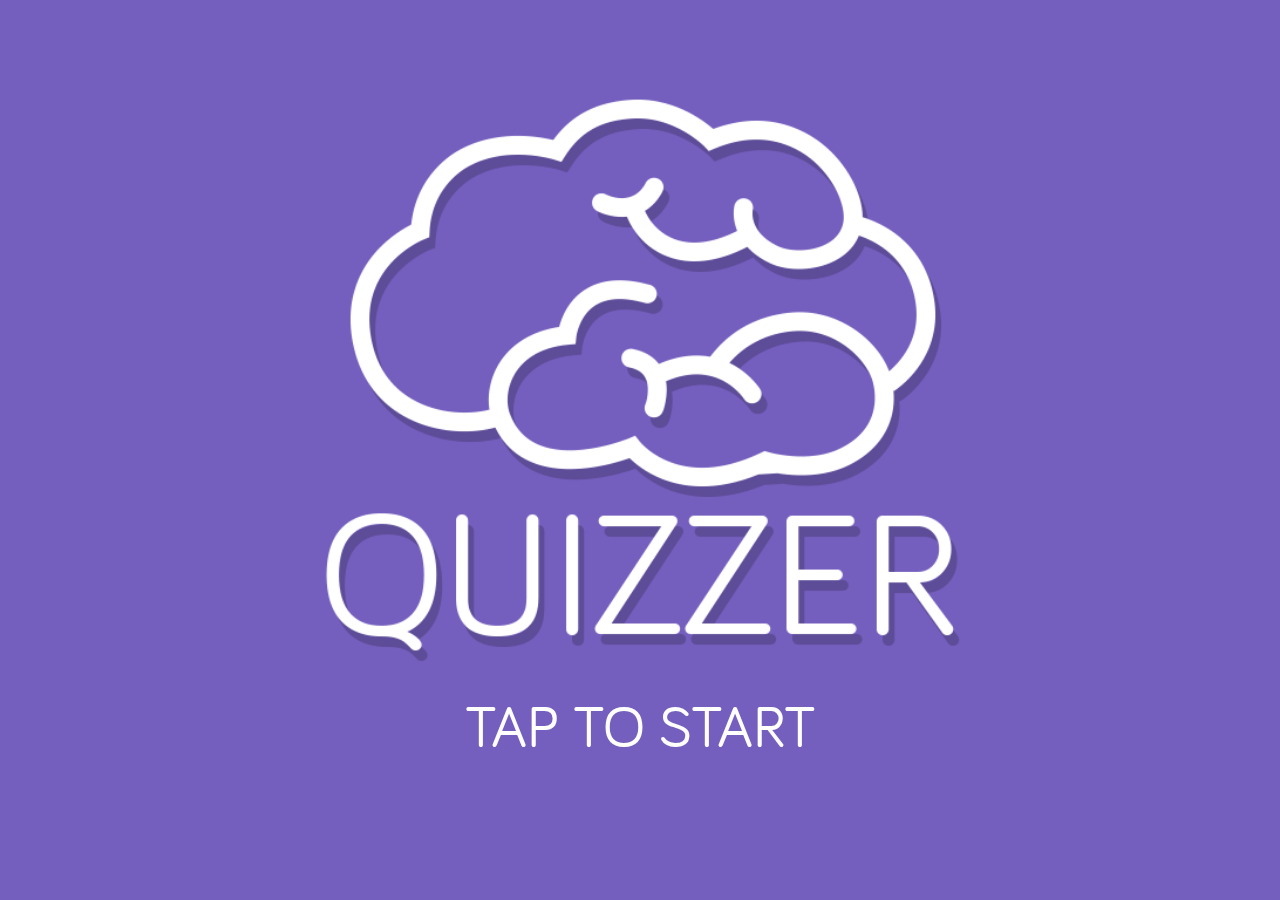
<file: index.html>
<!DOCTYPE html>
<!--[if lt IE 7]>      <html class="no-js lt-ie9 lt-ie8 lt-ie7"> <![endif]-->
<!--[if IE 7]>         <html class="no-js lt-ie9 lt-ie8"> <![endif]-->
<!--[if IE 8]>         <html class="no-js lt-ie9"> <![endif]-->
<!--[if gt IE 8]><!--> <html class="no-js"> <!--<![endif]-->
    <head>
        <meta charset="utf-8">
        <meta http-equiv="X-UA-Compatible" content="IE=edge">
        <title>Quizzer</title>
        
        <meta name="Title" content="Quizzer" />
        <meta name="description" content="Quizzer is a HTML5 game with free general knowledge quiz questions and multiple choice answers.">
		<meta name="keywords" content="quiz, game, multiple, knowledge, questions, choice, answers, layout, iq, brain, stupid, idiot">
        
        <!-- for Facebook -->
        <meta property="og:title" content="Quizzer"/>
        <meta property="og:site_name" content="Quizzer"/>
        <meta property="og:image" content="http://demonisblack.com/code/quizgame/game/share.jpg" />
        <meta property="og:url" content="http://demonisblack.com/code/quizgame/game/" />
        <meta property="og:description" content="Quizzer is a HTML5 game with free general knowledge quiz questions and multiple choice answers.">
        
        <!-- for Twitter -->
        <meta name="twitter:title" content="Quizzer" />
        <meta name="twitter:description" content="Quizzer is a HTML5 game with free general knowledge quiz questions and multiple choice answers." />
        <meta name="twitter:image" content="http://demonisblack.com/code/quizgame/game/share.jpg" />
        
        <meta name="viewport" content="width=device-width, initial-scale=1, user-scalable=no">
		<script>
        if (navigator.userAgent.match(/IEMobile\/10\.0/)) {
            var msViewportStyle = document.createElement("style");
            msViewportStyle.appendChild(
                document.createTextNode(
                    "@-ms-viewport{width:device-width}"
                )
            );
            document.getElementsByTagName("head")[0].
                appendChild(msViewportStyle);
        }
        </script>

        <link rel="shortcut icon" href="icon.ico" type="image/x-icon">
        <link rel="stylesheet" href="css/normalize.css">
        <link rel="stylesheet" href="css/main.css">
        <script src="js/vendor/modernizr-2.6.2.min.js"></script>
    </head>
    <body>
        <!-- PERCENT LOADER START-->
    	<div id="mainLoader">0</div>
        <!-- PERCENT LOADER END-->
        
        <!-- CONTENT START-->
        <div id="mainHolder">
        
        	<!-- BROWSER NOT SUPPORT START-->
        	<div id="notSupportHolder">
                <div class="notSupport">YOUR BROWSER ISN'T SUPPORTED.<br/>PLEASE UPDATE YOUR BROWSER IN ORDER TO RUN THE GAME</div>
            </div>
            <!-- BROWSER NOT SUPPORT END-->
            
            <!-- ROTATE INSTRUCTION START-->
            <div id="rotateHolder">
                <div class="mobileRotate">
                        <div class="rotateDesc">Rotate your device <br/>to landscape</div>
                </div>
            </div>
            <!-- ROTATE INSTRUCTION END-->
            
            <!-- CANVAS START-->
            <div id="canvasHolder">
                <canvas id="gameCanvas" width="1024" height="768"></canvas>
            </div>
            <!-- CANVAS END-->
            
        </div>
        <!-- CONTENT END-->
        
        <script src="//ajax.googleapis.com/ajax/libs/jquery/1.8.3/jquery.min.js"></script>
        <script>window.jQuery || document.write('<script src="js/vendor/jquery-1.8.3.min.js"><\/script>')</script>
        
        <script src="js/vendor/detectmobilebrowser.js"></script>
        <script src="js/vendor/preloadjs-0.6.1.min.js"></script>
        <script src="js/vendor/easeljs-0.8.1.min.js"></script>
        <script src="js/vendor/soundjs-0.6.1.min.js"></script>
        <script src="js/vendor/TweenMax.min.js"></script>
        
        <script src="js/plugins.js"></script>
        <script src="js/sound.js"></script>
        <script src="js/canvas.js"></script>
        <script src="js/game.js"></script>
        <script src="js/mobile.js"></script>
        <script src="js/main.js"></script>
        <script src="js/loader.js"></script>
        <script src="js/init.js"></script>

        <!-- Google Analytics: change UA-XXXXX-X to be your site's ID. -->
        <script>
		  (function(i,s,o,g,r,a,m){i['GoogleAnalyticsObject']=r;i[r]=i[r]||function(){
		  (i[r].q=i[r].q||[]).push(arguments)},i[r].l=1*new Date();a=s.createElement(o),
		  m=s.getElementsByTagName(o)[0];a.async=1;a.src=g;m.parentNode.insertBefore(a,m)
		  })(window,document,'script','//www.google-analytics.com/analytics.js','ga');
		  ga('create', 'UA-424386-45', 'auto');
		  ga('send', 'pageview');
		</script>
    </body>
</html>
</file>
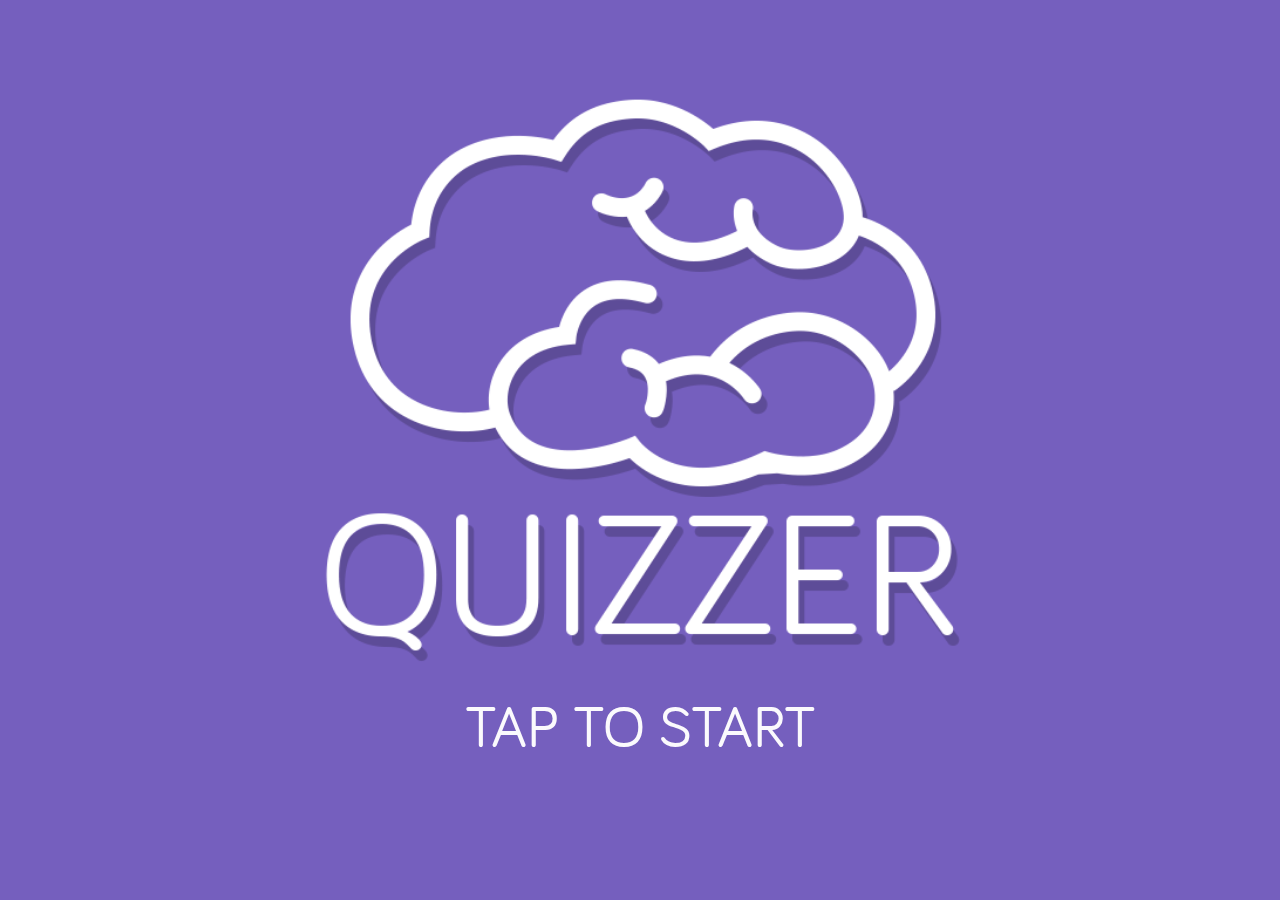
<file: game/index.html>
<!DOCTYPE html>
<!--[if lt IE 7]>      <html class="no-js lt-ie9 lt-ie8 lt-ie7"> <![endif]-->
<!--[if IE 7]>         <html class="no-js lt-ie9 lt-ie8"> <![endif]-->
<!--[if IE 8]>         <html class="no-js lt-ie9"> <![endif]-->
<!--[if gt IE 8]><!--> <html class="no-js"> <!--<![endif]-->
    <head>
        <meta charset="utf-8">
        <meta http-equiv="X-UA-Compatible" content="IE=edge">
        <title>Quiz Game</title>
        
        <meta name="Title" content="Quiz Game" />
        <meta name="description" content="Quiz Game is a HTML5 game with free general knowledge quiz questions and multiple choice answers.">
		<meta name="keywords" content="quiz, game, multiple, knowledge, questions, choice, answers, layout, iq, brain, stupid, idiot">
        
        <!-- for Facebook -->
        <meta property="og:title" content="Quiz Game"/>
        <meta property="og:site_name" content="Quiz Game"/>
        <meta property="og:image" content="http://demonisblack.com/code/quizgame/game/share.jpg" />
        <meta property="og:url" content="http://demonisblack.com/code/quizgame/game/" />
        <meta property="og:description" content="Quiz Game is a HTML5 game with free general knowledge quiz questions and multiple choice answers.">
        
        <!-- for Twitter -->
        <meta name="twitter:title" content="Quiz Game" />
        <meta name="twitter:description" content="Quiz Game is a HTML5 game with free general knowledge quiz questions and multiple choice answers." />
        <meta name="twitter:image" content="http://demonisblack.com/code/quizgame/game/share.jpg" />
        
        <meta name="viewport" content="width=device-width, initial-scale=1, user-scalable=no">
		<script>
        if (navigator.userAgent.match(/IEMobile\/10\.0/)) {
            var msViewportStyle = document.createElement("style");
            msViewportStyle.appendChild(
                document.createTextNode(
                    "@-ms-viewport{width:device-width}"
                )
            );
            document.getElementsByTagName("head")[0].
                appendChild(msViewportStyle);
        }
        </script>

        <link rel="shortcut icon" href="icon.ico" type="image/x-icon">
        <link rel="stylesheet" href="css/normalize.css">
        <link rel="stylesheet" href="css/main.css">
        <script src="js/vendor/modernizr-2.6.2.min.js"></script>
    </head>
    <body>
        <!-- PERCENT LOADER START-->
    	<div id="mainLoader">0</div>
        <!-- PERCENT LOADER END-->
        
        <!-- CONTENT START-->
        <div id="mainHolder">
        
        	<!-- BROWSER NOT SUPPORT START-->
        	<div id="notSupportHolder">
                <div class="notSupport">YOUR BROWSER ISN'T SUPPORTED.<br/>PLEASE UPDATE YOUR BROWSER IN ORDER TO RUN THE GAME</div>
            </div>
            <!-- BROWSER NOT SUPPORT END-->
            
            <!-- ROTATE INSTRUCTION START-->
            <div id="rotateHolder">
                <div class="mobileRotate">
                        <div class="rotateDesc">Rotate your device <br/>to landscape</div>
                </div>
            </div>
            <!-- ROTATE INSTRUCTION END-->
            
            <!-- CANVAS START-->
            <div id="canvasHolder">
                <canvas id="gameCanvas" width="1024" height="768"></canvas>
            </div>
            <!-- CANVAS END-->
            
        </div>
        <!-- CONTENT END-->
        
        <script src="//ajax.googleapis.com/ajax/libs/jquery/1.8.3/jquery.min.js"></script>
        <script>window.jQuery || document.write('<script src="js/vendor/jquery-1.8.3.min.js"><\/script>')</script>
        
        <script src="js/vendor/detectmobilebrowser.js"></script>
        <script src="js/vendor/preloadjs-0.6.1.min.js"></script>
        <script src="js/vendor/easeljs-0.8.1.min.js"></script>
        <script src="js/vendor/soundjs-0.6.1.min.js"></script>
        <script src="js/vendor/TweenMax.min.js"></script>
        
        <script src="js/plugins.js"></script>
        <script src="js/sound.js"></script>
        <script src="js/canvas.js"></script>
        <script src="js/game.js"></script>
        <script src="js/mobile.js"></script>
        <script src="js/main.js"></script>
        <script src="js/loader.js"></script>
        <script src="js/init.js"></script>

        <!-- Google Analytics: change UA-XXXXX-X to be your site's ID. -->
        <script>
		  (function(i,s,o,g,r,a,m){i['GoogleAnalyticsObject']=r;i[r]=i[r]||function(){
		  (i[r].q=i[r].q||[]).push(arguments)},i[r].l=1*new Date();a=s.createElement(o),
		  m=s.getElementsByTagName(o)[0];a.async=1;a.src=g;m.parentNode.insertBefore(a,m)
		  })(window,document,'script','//www.google-analytics.com/analytics.js','ga');
		  ga('create', 'UA-424386-45', 'auto');
		  ga('send', 'pageview');
		</script>
    </body>
</html>
</file>
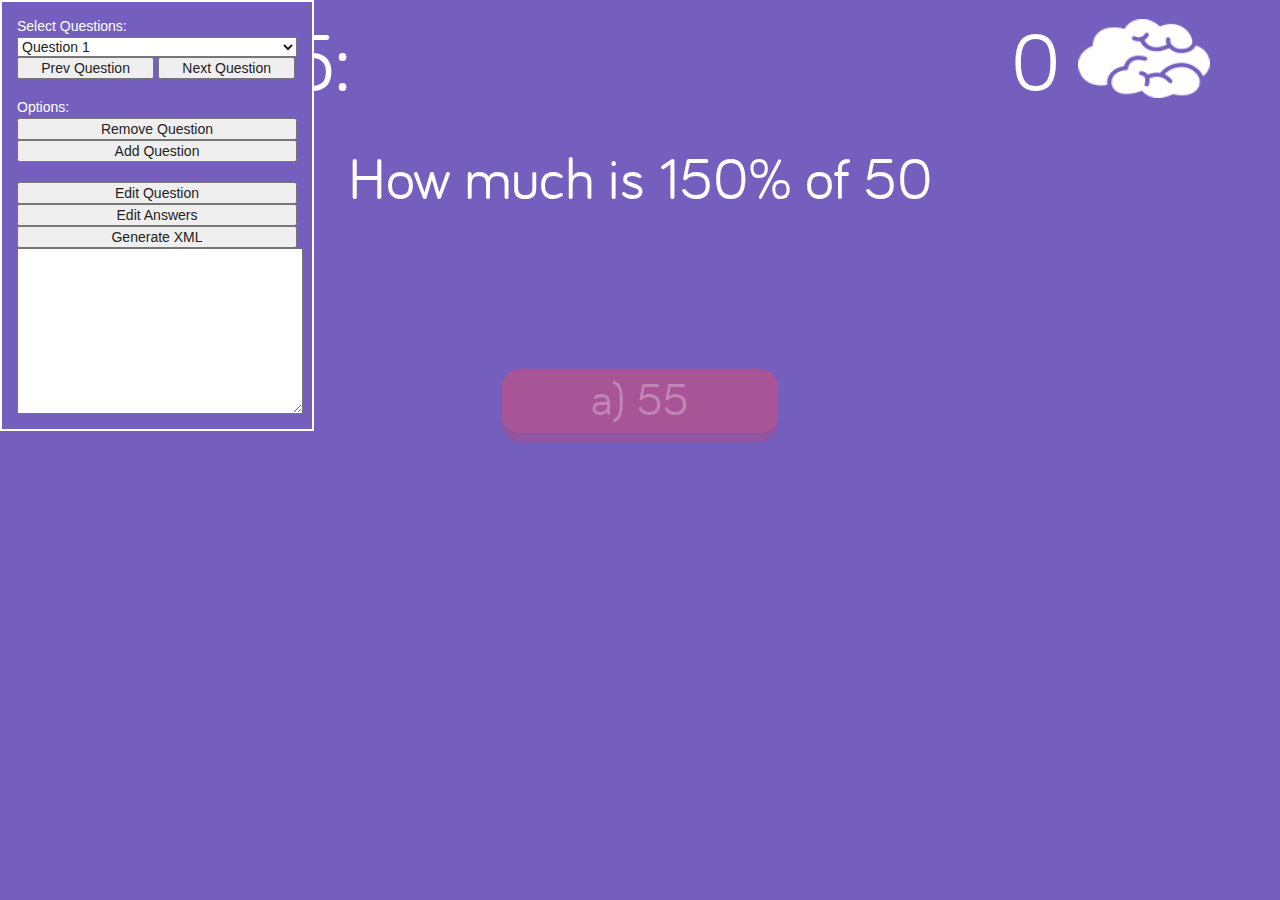
<file: edit.html>
<!DOCTYPE html>
<!--[if lt IE 7]>      <html class="no-js lt-ie9 lt-ie8 lt-ie7"> <![endif]-->
<!--[if IE 7]>         <html class="no-js lt-ie9 lt-ie8"> <![endif]-->
<!--[if IE 8]>         <html class="no-js lt-ie9"> <![endif]-->
<!--[if gt IE 8]><!--> <html class="no-js"> <!--<![endif]-->
    <head>
        <meta charset="utf-8">
        <meta http-equiv="X-UA-Compatible" content="IE=edge">
        <title>Quiz Game</title>
        
        <meta name="Title" content="Quiz Game" />
        <meta name="description" content="Quiz Game is a HTML5 game with free general knowledge quiz questions and multiple choice answers.">
		<meta name="keywords" content="quiz, game, multiple, knowledge, questions, choice, answers, layout, iq, brain, stupid, idiot">
        
        <!-- for Facebook -->
        <meta property="og:title" content="Quiz Game"/>
        <meta property="og:site_name" content="Quiz Game"/>
        <meta property="og:image" content="http://demonisblack.com/code/quizgame/game/share.jpg" />
        <meta property="og:url" content="http://demonisblack.com/code/quizgame/game/" />
        <meta property="og:description" content="Quiz Game is a HTML5 game with free general knowledge quiz questions and multiple choice answers.">
        
        <!-- for Twitter -->
        <meta name="twitter:title" content="Quiz Game" />
        <meta name="twitter:description" content="Quiz Game is a HTML5 game with free general knowledge quiz questions and multiple choice answers." />
        <meta name="twitter:image" content="http://demonisblack.com/code/quizgame/game/share.jpg" />
        
        <meta name="viewport" content="width=device-width, initial-scale=1, user-scalable=no">
		<script>
        if (navigator.userAgent.match(/IEMobile\/10\.0/)) {
            var msViewportStyle = document.createElement("style");
            msViewportStyle.appendChild(
                document.createTextNode(
                    "@-ms-viewport{width:device-width}"
                )
            );
            document.getElementsByTagName("head")[0].
                appendChild(msViewportStyle);
        }
        </script>

        <link rel="shortcut icon" href="icon.ico" type="image/x-icon">
        <link rel="stylesheet" href="css/normalize.css">
        <link rel="stylesheet" href="css/main.css">
        <script src="js/vendor/modernizr-2.6.2.min.js"></script>
    </head>
    <body>
        <!-- PERCENT LOADER START-->
    <div id="mainLoader">0</div>
        <!-- PERCENT LOADER END-->
        
        <!-- CONTENT START-->
        <div id="mainHolder">
        
        	<!-- BROWSER NOT SUPPORT START-->
        	<div id="notSupportHolder">
                <div class="notSupport">YOUR BROWSER ISN'T SUPPORTED.<br/>PLEASE UPDATE YOUR BROWSER IN ORDER TO RUN THE GAME</div>
            </div>
            <!-- BROWSER NOT SUPPORT END-->
            
            <!-- ROTATE INSTRUCTION START-->
            <div id="rotateHolder">
                <div class="mobileRotate">
                        <div class="rotateDesc">Rotate your device <br/>to landscape</div>
                </div>
            </div>
            <!-- ROTATE INSTRUCTION END-->
            
            <!-- CANVAS START-->
            <div id="canvasHolder">
                <canvas id="gameCanvas" width="1024" height="768"></canvas>
            </div>
            <!-- CANVAS END-->
            
        </div>
        <!-- CONTENT END-->
        
        <script src="//ajax.googleapis.com/ajax/libs/jquery/1.8.3/jquery.min.js"></script>
        <script>window.jQuery || document.write('<script src="js/vendor/jquery-1.8.3.min.js"><\/script>')</script>
        
        <script src="js/vendor/detectmobilebrowser.js"></script>
        <script src="js/vendor/preloadjs-0.6.1.min.js"></script>
        <script src="js/vendor/easeljs-0.8.1.min.js"></script>
        <script src="js/vendor/soundjs-0.6.1.min.js"></script>
        <script src="js/vendor/TweenMax.min.js"></script>
        
        <script src="js/plugins.js"></script>
        <script src="js/sound.js"></script>
        <script src="js/canvas.js"></script>
        <script src="js/game.js"></script>
        <script src="js/edit.js"></script>
        <script src="js/mobile.js"></script>
        <script src="js/main.js"></script>
        <script src="js/loader.js"></script>
        <script src="js/init.js"></script>
    </body>
</html>
</file>
<file: css/main.css>
/* ==========================================================================
   Base styles: opinionated defaults
   ========================================================================== */
html,button,input,select,textarea {
color:#222;
}
html {
font-size:1em;
line-height:1.4;
}
/*
 * Remove text-shadow in selection highlight: h5bp.com/i
 * These selection rule sets have to be separate.
 * Customize the background color to match your design.
 */
::-moz-selection {
background: #b3d4fc;
text-shadow: none;
}
::selection {
background: #b3d4fc;
text-shadow: none;
}
/*
 * A better looking default horizontal rule
 */
hr {
display: block;
height: 1px;
border: 0;
border-top: 1px solid #ccc;
margin: 1em 0;
padding: 0;
}
/*
 * Remove the gap between images, videos, audio and canvas and the bottom of
 * their containers: h5bp.com/i/440
 */
audio,canvas,img,video {
vertical-align:middle;
}
/*
 * Remove default fieldset styles.
 */
fieldset {
border:0;
margin:0;
padding:0;
}
/*
 * Allow only vertical resizing of textareas.
 */
textarea {
resize:vertical;
}

/* ==========================================================================
   Main styles
   ========================================================================== */
   
@font-face {
	font-family: 'bariol_regularregular';
    src: url('fonts/bariol_regular-webfont.eot');
    src: url('fonts/bariol_regular-webfont.eot?#iefix') format('embedded-opentype'),
         url('fonts/bariol_regular-webfont.woff2') format('woff2'),
         url('fonts/bariol_regular-webfont.woff') format('woff'),
         url('fonts/bariol_regular-webfont.ttf') format('truetype'),
         url('fonts/bariol_regular-webfont.svg#bariol_regularregular') format('svg');
    font-weight: normal;
    font-style: normal;
}

html{-webkit-tap-highlight-color: rgba(0,0,0,0);-webkit-user-select: none;-webkit-touch-callout:none; background:#755fbe;}

/*-- Percent Loader -- */
#mainLoader{position:absolute;z-index:5; display:none; font-size:50px; line-height:50px; color:#FFF; text-align:center; width:100%; font-family:'bariol_regularregular';}

/*-- Content Wrapper -- */
#mainHolder{position:absolute; width:100%;height:100%;}

/*-- Browser Not Support -- */
#notSupportHolder{ width:90%; margin:5% auto; position:relative; color:#FFF; text-align:center; font-size:25px; font-family:'bariol_regularregular'; display:none;}
.notSupport{margin-top:200px;}

/*-- Mobile Rotate Instruction -- */
#rotateHolder{position:absolute;width:100%;height:100%;background-color:#0A1529;z-index:1000; display:none;}
.mobileRotate{width:200px;height:auto;position:absolute;text-align:center;}
.rotateDesc{color:#fff; font-size:15px; line-height:15px; font-family:'bariol_regularregular';}

/*-- Canvas Wrapper -- */
#canvasHolder{ display:none; width:100%; max-width:1024px; height:100%; margin:auto; position:relative;}
#gameCanvas, #box2dCanvas{ position:absolute;}

/*-- Form Wrapper -- */
#editWrapper{ display:none;}
#floatForm{ position:fixed; left:0; top:0; z-index:100; background:#755FBE; padding:15px; color:#FFF; width:280px; border:#fff solid 2px;}
#floatForm{ font-size:14px;}
#floatForm #questionWrapper, #floatForm #answersWrapper{ background:#553984; padding:10px;}
#floatForm input.button, #floatForm select.half, #floatForm label{ width:49%;}
#floatForm .formRow input, #floatForm .formRow select{ float:right; width:48%;}
#floatForm .formRow label{ float:left; width:48%;}

#floatForm input{ width:100%;}
#floatForm textarea{ float:left; width:100%;}
#floatForm select, #floatForm option{ width:100%;}

@-webkit-viewport{width:device-width}
@-moz-viewport{width:device-width}
@-ms-viewport{width:device-width}
@-o-viewport{width:device-width}
@viewport{width:device-width}



/* ==========================================================================
   Helper classes
   ========================================================================== */
/*
 * Image replacement
 */
.ir {
background-color: transparent;
border: 0;
overflow: hidden;
/* IE 6/7 fallback */
*text-indent: -9999px;
}

.ir:before {
content: "";
display: block;
width: 0;
height: 150%;
}

/*
 * Hide from both screenreaders and browsers: h5bp.com/u
 */
.hidden {
display: none !important;
visibility: hidden;
}

/*
 * Hide only visually, but have it available for screenreaders: h5bp.com/v
 */
.visuallyhidden {
border: 0;
clip: rect(0 0 0 0);
height: 1px;
margin: -1px;
overflow: hidden;
padding: 0;
position: absolute;
width: 1px;
}

/*
 * Extends the .visuallyhidden class to allow the element to be focusable
 * when navigated to via the keyboard: h5bp.com/p
 */
.visuallyhidden.focusable:active,.visuallyhidden.focusable:focus {
clip: auto;
height: auto;
margin: 0;
overflow: visible;
position: static;
width: auto;
}

/*
 * Hide visually and from screenreaders, but maintain layout
 */
.invisible {
visibility: hidden;
}

/*
 * Clearfix: contain floats
 *
 * For modern browsers
 * 1. The space content is one way to avoid an Opera bug when the
 *    `contenteditable` attribute is included anywhere else in the document.
 *    Otherwise it causes space to appear at the top and bottom of elements
 *    that receive the `clearfix` class.
 * 2. The use of `table` rather than `block` is only necessary if using
 *    `:before` to contain the top-margins of child elements.
 */
.clearfix:before,.clearfix:after{
content: " "; /* 1 */
display: table; /* 2 */
}

.clearfix:after{
clear: both;
}

/*
 * For IE 6/7 only
 * Include this rule to trigger hasLayout and contain floats.
 */
.clearfix{
*zoom: 1;
}

/* ==========================================================================
   EXAMPLE Media Queries for Responsive Design.
   These examples override the primary ('mobile first') styles.
   Modify as content requires.
   ========================================================================== */

@media only screen and (min-width: 35em) {
    /* Style adjustments for viewports that meet the condition */
}

@media print,
       (-o-min-device-pixel-ratio: 5/4),
       (-webkit-min-device-pixel-ratio: 1.25),
       (min-resolution: 120dpi) {
    /* Style adjustments for high resolution devices */
}

/* ==========================================================================
   Print styles.
   Inlined to avoid required HTTP connection: h5bp.com/r
   ========================================================================== */
@media print{
* {
background:transparent!important;
color:#000!important;
box-shadow:none!important;
text-shadow:none!important;
}

a,a:visited {
text-decoration:underline;
}

a[href]:after {
content:" (" attr(href) ")";
}

abbr[title]:after {
content:" (" attr(title) ")";
}

.ir a:after,a[href^="javascript:"]:after,a[href^="#"]:after {
content:"";
}

pre,blockquote {
border:1px solid #999;
page-break-inside:avoid;
}

thead {
display:table-header-group;
}

tr,img {
page-break-inside:avoid;
}

img {
max-width:100%!important;
}

@page {
margin:.5cm;
}

p,h2,h3 {
orphans:3;
widows:3;
}

h2,h3 {
page-break-after:avoid;
}
}
</file>
<file: game/css/main.css>
/* ==========================================================================
   Base styles: opinionated defaults
   ========================================================================== */
html,button,input,select,textarea {
color:#222;
}
html {
font-size:1em;
line-height:1.4;
}
/*
 * Remove text-shadow in selection highlight: h5bp.com/i
 * These selection rule sets have to be separate.
 * Customize the background color to match your design.
 */
::-moz-selection {
background: #b3d4fc;
text-shadow: none;
}
::selection {
background: #b3d4fc;
text-shadow: none;
}
/*
 * A better looking default horizontal rule
 */
hr {
display: block;
height: 1px;
border: 0;
border-top: 1px solid #ccc;
margin: 1em 0;
padding: 0;
}
/*
 * Remove the gap between images, videos, audio and canvas and the bottom of
 * their containers: h5bp.com/i/440
 */
audio,canvas,img,video {
vertical-align:middle;
}
/*
 * Remove default fieldset styles.
 */
fieldset {
border:0;
margin:0;
padding:0;
}
/*
 * Allow only vertical resizing of textareas.
 */
textarea {
resize:vertical;
}

/* ==========================================================================
   Main styles
   ========================================================================== */
   
@font-face {
	font-family: 'bariol_regularregular';
    src: url('fonts/bariol_regular-webfont.eot');
    src: url('fonts/bariol_regular-webfont.eot?#iefix') format('embedded-opentype'),
         url('fonts/bariol_regular-webfont.woff2') format('woff2'),
         url('fonts/bariol_regular-webfont.woff') format('woff'),
         url('fonts/bariol_regular-webfont.ttf') format('truetype'),
         url('fonts/bariol_regular-webfont.svg#bariol_regularregular') format('svg');
    font-weight: normal;
    font-style: normal;
}

html{-webkit-tap-highlight-color: rgba(0,0,0,0);-webkit-user-select: none;-webkit-touch-callout:none; background:#755fbe;}

/*-- Percent Loader -- */
#mainLoader{position:absolute;z-index:5; display:none; font-size:50px; line-height:50px; color:#FFF; text-align:center; width:100%; font-family:'bariol_regularregular';}

/*-- Content Wrapper -- */
#mainHolder{position:absolute; width:100%;height:100%;}

/*-- Browser Not Support -- */
#notSupportHolder{ width:90%; margin:5% auto; position:relative; color:#FFF; text-align:center; font-size:25px; font-family:'bariol_regularregular'; display:none;}
.notSupport{margin-top:200px;}

/*-- Mobile Rotate Instruction -- */
#rotateHolder{position:absolute;width:100%;height:100%;background-color:#0A1529;z-index:1000; display:none;}
.mobileRotate{width:200px;height:auto;position:absolute;text-align:center;}
.rotateDesc{color:#fff; font-size:15px; line-height:15px; font-family:'bariol_regularregular';}

/*-- Canvas Wrapper -- */
#canvasHolder{ display:none; width:100%; max-width:1024px; height:100%; margin:auto; position:relative;}
#gameCanvas, #box2dCanvas{ position:absolute;}

/*-- Form Wrapper -- */
#editWrapper{ display:none;}
#floatForm{ position:fixed; left:0; top:0; z-index:100; background:#755FBE; padding:15px; color:#FFF; width:280px; border:#fff solid 2px;}
#floatForm{ font-size:14px;}
#floatForm #questionWrapper, #floatForm #answersWrapper{ background:#553984; padding:10px;}
#floatForm input.button, #floatForm select.half, #floatForm label{ width:49%;}
#floatForm .formRow input, #floatForm .formRow select{ float:right; width:48%;}
#floatForm .formRow label{ float:left; width:48%;}

#floatForm input{ width:100%;}
#floatForm textarea{ float:left; width:100%;}
#floatForm select, #floatForm option{ width:100%;}

@-webkit-viewport{width:device-width}
@-moz-viewport{width:device-width}
@-ms-viewport{width:device-width}
@-o-viewport{width:device-width}
@viewport{width:device-width}



/* ==========================================================================
   Helper classes
   ========================================================================== */
/*
 * Image replacement
 */
.ir {
background-color: transparent;
border: 0;
overflow: hidden;
/* IE 6/7 fallback */
*text-indent: -9999px;
}

.ir:before {
content: "";
display: block;
width: 0;
height: 150%;
}

/*
 * Hide from both screenreaders and browsers: h5bp.com/u
 */
.hidden {
display: none !important;
visibility: hidden;
}

/*
 * Hide only visually, but have it available for screenreaders: h5bp.com/v
 */
.visuallyhidden {
border: 0;
clip: rect(0 0 0 0);
height: 1px;
margin: -1px;
overflow: hidden;
padding: 0;
position: absolute;
width: 1px;
}

/*
 * Extends the .visuallyhidden class to allow the element to be focusable
 * when navigated to via the keyboard: h5bp.com/p
 */
.visuallyhidden.focusable:active,.visuallyhidden.focusable:focus {
clip: auto;
height: auto;
margin: 0;
overflow: visible;
position: static;
width: auto;
}

/*
 * Hide visually and from screenreaders, but maintain layout
 */
.invisible {
visibility: hidden;
}

/*
 * Clearfix: contain floats
 *
 * For modern browsers
 * 1. The space content is one way to avoid an Opera bug when the
 *    `contenteditable` attribute is included anywhere else in the document.
 *    Otherwise it causes space to appear at the top and bottom of elements
 *    that receive the `clearfix` class.
 * 2. The use of `table` rather than `block` is only necessary if using
 *    `:before` to contain the top-margins of child elements.
 */
.clearfix:before,.clearfix:after{
content: " "; /* 1 */
display: table; /* 2 */
}

.clearfix:after{
clear: both;
}

/*
 * For IE 6/7 only
 * Include this rule to trigger hasLayout and contain floats.
 */
.clearfix{
*zoom: 1;
}

/* ==========================================================================
   EXAMPLE Media Queries for Responsive Design.
   These examples override the primary ('mobile first') styles.
   Modify as content requires.
   ========================================================================== */

@media only screen and (min-width: 35em) {
    /* Style adjustments for viewports that meet the condition */
}

@media print,
       (-o-min-device-pixel-ratio: 5/4),
       (-webkit-min-device-pixel-ratio: 1.25),
       (min-resolution: 120dpi) {
    /* Style adjustments for high resolution devices */
}

/* ==========================================================================
   Print styles.
   Inlined to avoid required HTTP connection: h5bp.com/r
   ========================================================================== */
@media print{
* {
background:transparent!important;
color:#000!important;
box-shadow:none!important;
text-shadow:none!important;
}

a,a:visited {
text-decoration:underline;
}

a[href]:after {
content:" (" attr(href) ")";
}

abbr[title]:after {
content:" (" attr(title) ")";
}

.ir a:after,a[href^="javascript:"]:after,a[href^="#"]:after {
content:"";
}

pre,blockquote {
border:1px solid #999;
page-break-inside:avoid;
}

thead {
display:table-header-group;
}

tr,img {
page-break-inside:avoid;
}

img {
max-width:100%!important;
}

@page {
margin:.5cm;
}

p,h2,h3 {
orphans:3;
widows:3;
}

h2,h3 {
page-break-after:avoid;
}
}
</file>
